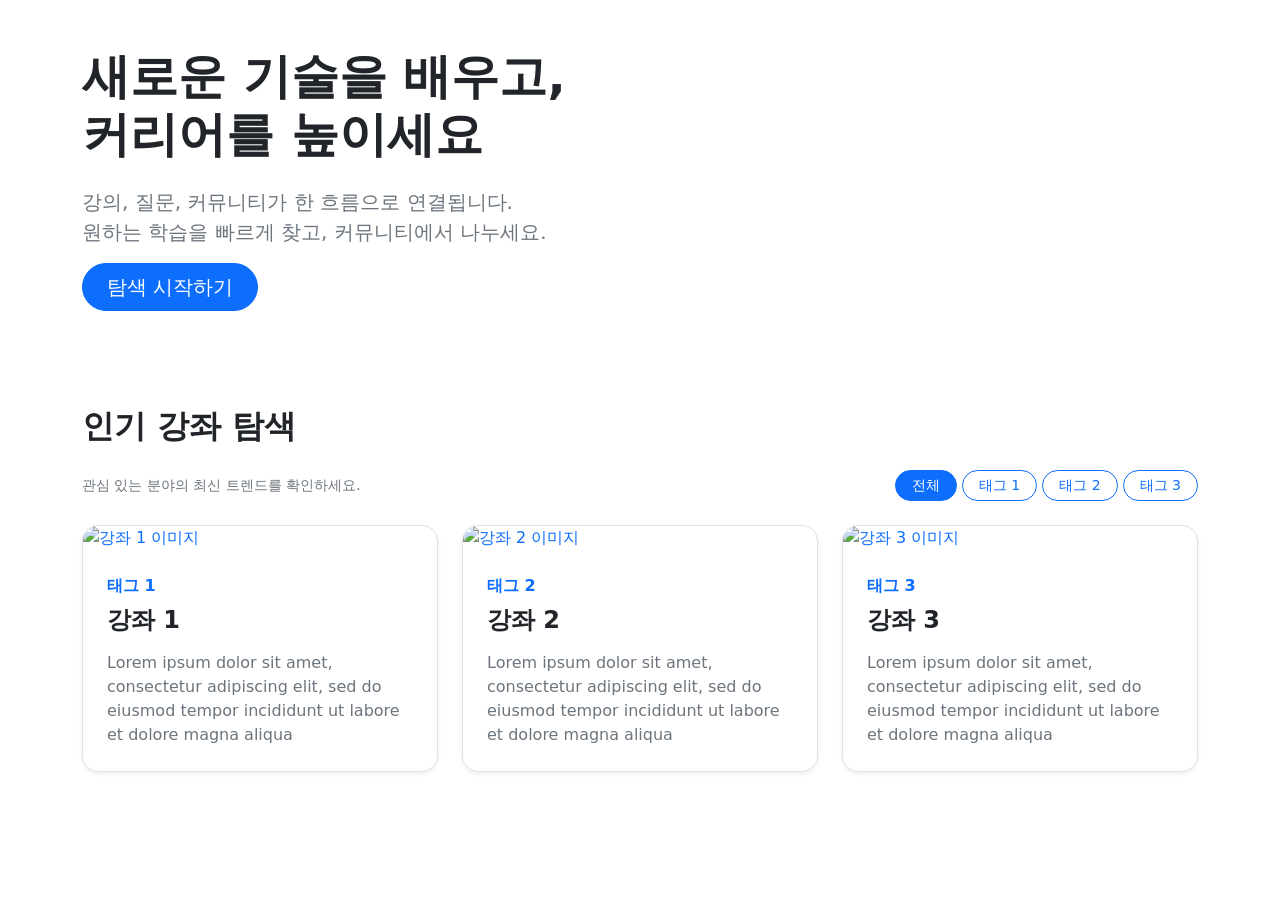
<file: src/main/resources/templates/index.html>
<!DOCTYPE html>
<html lang="ko">
<head>
  <meta charset="UTF-8">
  <meta name="viewport" content="width=device-width, initial-scale=1">
  <title>ConnectLearn</title>

  <!-- 1. Bootstrap CDN (반드시 먼저 로드) -->
  <link crossorigin="anonymous"
        href="https://cdn.jsdelivr.net/npm/bootstrap@5.3.8/dist/css/bootstrap.min.css"
        integrity="sha384-sRIl4kxILFvY47J16cr9ZwB07vP4J8+LH7qKQnuqkuIAvNWLzeN8tE5YBujZqJLB"
        rel="stylesheet">

  <!-- 2. 공용 컬러 테마 (Bootstrap 이후 로드해야 오버라이드 적용) -->
  <link th:href="@{/css/global/theme.css}" rel="stylesheet">

  <!-- 3. 공용 스타일 -->
  <link th:href="@{/css/global/header.css}" rel="stylesheet">

  <!-- 4. 페이지 전용 스타일 -->
  <link th:href="@{/css/home/home.css}" rel="stylesheet">
</head>
<body>

<div th:replace="~{fragments/header::header}"></div>

<main>
  <!-- 히어로 섹션 -->
  <section class="py-5 hero-surface">
    <div class="container d-flex flex-column">
      <h1 class="display-5 fw-bold text-dark mb-4">새로운 기술을 배우고,<br>커리어를 높이세요</h1>
      <p class="lead text-secondary">
        강의, 질문, 커뮤니티가 한 흐름으로 연결됩니다.<br>원하는 학습을 빠르게 찾고, 커뮤니티에서 나누세요.
      </p>
      <div class="mt-auto">
        <a class="btn btn-primary btn-lg px-4 rounded-pill" th:href="@{/courses}">탐색 시작하기</a>
      </div>
    </div>
  </section>

  <!-- 하단 콘텐츠 섹션 -->
  <section class="py-5 bg-white" id="courses">
    <div class="container">

      <!-- 인기 강좌 탐색 -->
      <h2 class="fw-bold mb-4">인기 강좌 탐색</h2>
      <div class="d-flex justify-content-between mb-4 align-items-center">
        <span class="text-secondary small">관심 있는 분야의 최신 트렌드를 확인하세요.</span>
        <span>
          <a class="btn btn-sm btn-primary rounded-pill px-3" href="#">전체</a>
          <a class="btn btn-sm btn-outline-primary rounded-pill px-3" href="#">태그 1</a>
          <a class="btn btn-sm btn-outline-primary rounded-pill px-3" href="#">태그 2</a>
          <a class="btn btn-sm btn-outline-primary rounded-pill px-3" href="#">태그 3</a>
        </span>
      </div>

      <!-- 강좌 카드 -->
      <div class="row g-4 align-items-stretch">
        <div class="col-12 col-lg-4">
          <a class="d-block h-100 text-decoration-none rounded-4 border shadow-sm overflow-hidden course-card" href="#">
            <img class="course-card-image" th:src="@{/images/nougatbar.png}" alt="강좌 1 이미지">
            <div class="p-4 course-card-body">
              <p class="text-primary fw-semibold mb-2">태그 1</p>
              <h3 class="h4 fw-bold text-dark mb-3">강좌 1</h3>
              <p class="text-secondary mb-0">Lorem ipsum dolor sit amet, consectetur adipiscing elit, sed do eiusmod tempor incididunt ut labore et dolore magna aliqua</p>
            </div>
          </a>
        </div>
        <div class="col-12 col-lg-4">
          <a class="d-block h-100 text-decoration-none rounded-4 border shadow-sm overflow-hidden course-card" href="#">
            <img class="course-card-image" th:src="@{/images/nougatbar.png}" alt="강좌 2 이미지">
            <div class="p-4 course-card-body">
              <p class="text-primary fw-semibold mb-2">태그 2</p>
              <h3 class="h4 fw-bold text-dark mb-3">강좌 2</h3>
              <p class="text-secondary mb-0">Lorem ipsum dolor sit amet, consectetur adipiscing elit, sed do eiusmod tempor incididunt ut labore et dolore magna aliqua</p>
            </div>
          </a>
        </div>
        <div class="col-12 col-lg-4">
          <a class="d-block h-100 text-decoration-none rounded-4 border shadow-sm overflow-hidden course-card" href="#">
            <img class="course-card-image" th:src="@{/images/nougatbar.png}" alt="강좌 3 이미지">
            <div class="p-4 course-card-body">
              <p class="text-primary fw-semibold mb-2">태그 3</p>
              <h3 class="h4 fw-bold text-dark mb-3">강좌 3</h3>
              <p class="text-secondary mb-0">Lorem ipsum dolor sit amet, consectetur adipiscing elit, sed do eiusmod tempor incididunt ut labore et dolore magna aliqua</p>
            </div>
          </a>
        </div>
      </div>
    </div>
  </section>
</main>

<div th:replace="~{fragments/footer::footer}"></div>

<script crossorigin="anonymous"
        integrity="sha384-FKyoEForCGlyvwx9Hj09JcYn3nv7wiPVlz7YYwJrWVcXK/BmnVDxM+D2scQbITxI"
        src="https://cdn.jsdelivr.net/npm/bootstrap@5.3.8/dist/js/bootstrap.bundle.min.js"></script>
</body>
</html>
</file>
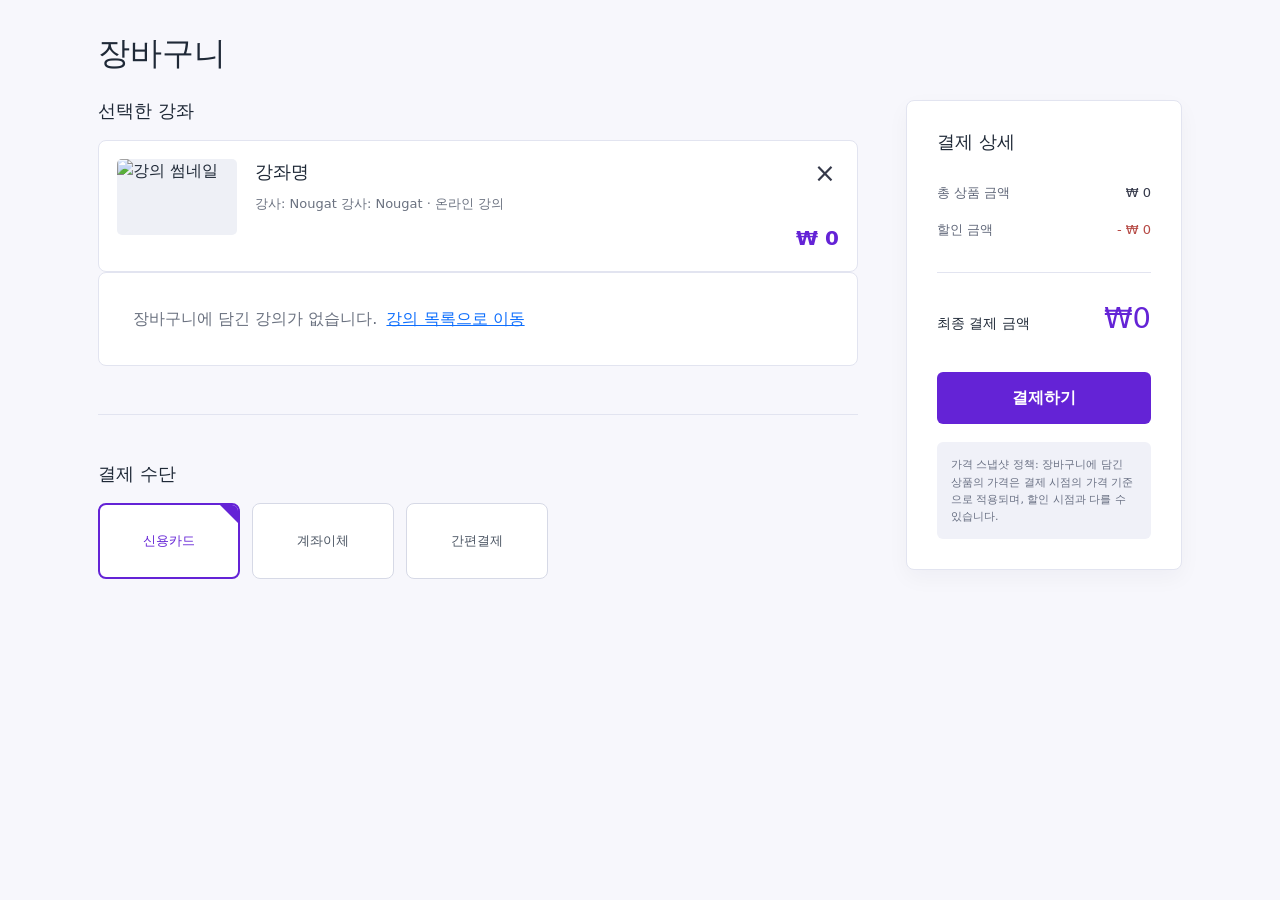
<file: src/main/resources/templates/cart/index.html>
<!DOCTYPE html>
<html lang="ko" xmlns:th="http://www.thymeleaf.org">
<head>
  <meta charset="UTF-8">
  <meta content="width=device-width, initial-scale=1" name="viewport">
  <title>LXP Cart</title>

  <link crossorigin="anonymous"
        href="https://cdn.jsdelivr.net/npm/bootstrap@5.3.8/dist/css/bootstrap.min.css"
        integrity="sha384-sRIl4kxILFvY47J16cr9ZwB07vP4J8+LH7qKQnuqkuIAvNWLzeN8tE5YBujZqJLB"
        rel="stylesheet">
  <link rel="stylesheet" th:href="@{/css/global/theme.css}">
  <link rel="stylesheet" th:href="@{/css/global/header.css}">

  <style>
    :root {
      --cart-bg: #f7f7fc;
      --cart-panel: #ffffff;
      --cart-border: #e2e4f0;
      --cart-text: #1f2937;
      --cart-muted: #6b7280;
      --cart-primary: #6423d6;
      --cart-primary-dark: #4f16bb;
      --cart-danger: #b64a45;
    }

    body {
      min-height: 100vh;
      display: flex;
      flex-direction: column;
      background: var(--cart-bg);
      color: var(--cart-text);
    }

    main {
      flex: 1;
    }

    .cart-shell {
      max-width: 1120px;
      margin: 0 auto;
      padding: 34px 18px 56px;
    }

    .cart-title {
      margin-bottom: 28px;
      font-size: 32px;
      font-weight: 500;
      letter-spacing: 0;
    }

    .cart-layout {
      display: grid;
      grid-template-columns: minmax(0, 1fr) 276px;
      gap: 48px;
      align-items: start;
    }

    .section-title {
      margin-bottom: 18px;
      font-size: 18px;
      font-weight: 500;
    }

    .selected-list {
      display: grid;
      gap: 12px;
    }

    .course-row {
      display: grid;
      grid-template-columns: 120px minmax(0, 1fr) auto;
      gap: 18px;
      min-height: 132px;
      align-items: start;
      border: 1px solid var(--cart-border);
      border-radius: 8px;
      padding: 18px;
      background: var(--cart-panel);
    }

    .course-thumb {
      width: 120px;
      height: 76px;
      border-radius: 5px;
      object-fit: cover;
      background: #eef0f6;
    }

    .course-body {
      min-width: 0;
    }

    .course-title {
      margin: 1px 0 10px;
      overflow: hidden;
      font-size: 18px;
      font-weight: 500;
      line-height: 1.35;
      text-overflow: ellipsis;
      white-space: nowrap;
    }

    .course-meta {
      margin: 0;
      color: var(--cart-muted);
      font-size: 13px;
    }

    .course-side {
      display: flex;
      min-width: 124px;
      flex-direction: column;
      align-items: end;
      justify-content: space-between;
      align-self: stretch;
    }

    .remove-button {
      display: inline-flex;
      width: 28px;
      height: 28px;
      align-items: center;
      justify-content: center;
      border: 0;
      background: transparent;
      color: #35394a;
      font-size: 26px;
      line-height: 1;
    }

    .course-price {
      color: var(--cart-primary);
      font-size: 20px;
      font-weight: 700;
    }

    .empty-state {
      border: 1px solid var(--cart-border);
      border-radius: 8px;
      padding: 34px;
      background: var(--cart-panel);
      color: var(--cart-muted);
    }

    .divider {
      margin: 48px 0;
      border-color: var(--cart-border);
      opacity: 1;
    }

    .payment-options {
      display: grid;
      grid-template-columns: repeat(3, minmax(0, 142px));
      gap: 12px;
    }

    .pay-option {
      position: relative;
      min-height: 76px;
      border: 1px solid #d6d9e6;
      border-radius: 8px;
      background: #fff;
      color: #4b5563;
      font-size: 13px;
      font-weight: 500;
    }

    .pay-option.active {
      border: 2px solid var(--cart-primary);
      color: var(--cart-primary);
    }

    .pay-option.active::after {
      content: "";
      position: absolute;
      top: 0;
      right: 0;
      border-top: 18px solid var(--cart-primary);
      border-left: 18px solid transparent;
      border-top-right-radius: 6px;
    }

    .summary-card {
      position: sticky;
      top: 92px;
      border: 1px solid var(--cart-border);
      border-radius: 8px;
      padding: 30px;
      background: var(--cart-panel);
      box-shadow: 0 8px 22px rgba(15, 23, 42, 0.04);
    }

    .summary-title {
      margin-bottom: 30px;
      font-size: 18px;
      font-weight: 500;
    }

    .summary-line {
      display: flex;
      justify-content: space-between;
      gap: 16px;
      margin-bottom: 18px;
      color: #5f6678;
      font-size: 13px;
    }

    .summary-line strong {
      color: #35394a;
      font-weight: 500;
    }

    .summary-line.discount strong {
      color: var(--cart-danger);
    }

    .summary-divider {
      margin: 32px 0 24px;
      border-color: var(--cart-border);
      opacity: 1;
    }

    .final-line {
      display: flex;
      align-items: baseline;
      justify-content: space-between;
      gap: 16px;
      margin-bottom: 32px;
      font-size: 14px;
    }

    .final-price {
      color: var(--cart-primary);
      font-size: 29px;
      font-weight: 400;
      white-space: nowrap;
    }

    .checkout-button {
      width: 100%;
      min-height: 52px;
      border: 0;
      border-radius: 6px;
      background: var(--cart-primary);
      color: #fff;
      font-weight: 600;
    }

    .checkout-button:hover {
      background: var(--cart-primary-dark);
    }

    .policy-box {
      margin-top: 18px;
      border-radius: 6px;
      padding: 14px;
      background: #f0f1f8;
      color: #697083;
      font-size: 11px;
      line-height: 1.55;
    }

    @media (max-width: 900px) {
      .cart-layout {
        grid-template-columns: 1fr;
        gap: 28px;
      }

      .summary-card {
        position: static;
      }
    }

    @media (max-width: 640px) {
      .cart-shell {
        padding-inline: 14px;
      }

      .course-row {
        grid-template-columns: 92px minmax(0, 1fr);
      }

      .course-thumb {
        width: 92px;
        height: 64px;
      }

      .course-side {
        grid-column: 1 / -1;
        min-width: 0;
        flex-direction: row;
        align-items: center;
      }

      .payment-options {
        grid-template-columns: 1fr;
      }
    }
  </style>
</head>
<body>
<div th:replace="~{fragments/header::header}"></div>

<main>
  <div class="cart-shell">
    <h1 class="cart-title">장바구니</h1>

    <div class="cart-layout">
      <section>
        <h2 class="section-title">선택한 강좌</h2>

        <div class="selected-list" th:if="${!#lists.isEmpty(carts)}">
          <article class="course-row" th:each="cart : ${carts}">
            <img alt="강의 썸네일"
                 class="course-thumb"
                 th:alt="${cart.title}"
                 th:attr="onerror=|this.onerror=null;this.src='@{/images/nougatbar.png}';|"
                 th:src="${cart.thumbnailUrl != null ? cart.thumbnailUrl : '/images/nougatbar.png'}">

            <div class="course-body">
              <h3 class="course-title" th:text="${cart.title}">강좌명</h3>
              <p class="course-meta">
                <span th:if="${cart.member != null}" th:text="|강사: ${cart.member.nickname}|">강사: Nougat</span>
                <span th:if="${cart.member == null}">강사: Nougat</span>
                <span> · 온라인 강의</span>
              </p>
            </div>

            <div class="course-side">
              <form method="post" th:action="@{/cart-ui/delete}">
                <input th:if="${_csrf != null}" th:name="${_csrf.parameterName}"
                       th:value="${_csrf.token}"
                       type="hidden">
                <input name="courseId" th:value="${cart.courseId}" type="hidden">
                <button aria-label="삭제" class="remove-button" type="submit">&times;</button>
              </form>
              <strong class="course-price"
                      th:text="'₩ ' + ${#numbers.formatInteger(cart.price, 0, 'COMMA')}">₩
                0</strong>
            </div>
          </article>
        </div>

        <div class="empty-state" th:if="${#lists.isEmpty(carts)}">
          장바구니에 담긴 강의가 없습니다.
          <a class="ms-1" th:href="@{/courses}">강의 목록으로 이동</a>
        </div>

        <hr class="divider">

        <section>
          <h2 class="section-title">결제 수단</h2>
          <div class="payment-options">
            <button class="pay-option active" type="button">신용카드</button>
            <button class="pay-option" type="button">계좌이체</button>
            <button class="pay-option" type="button">간편결제</button>
          </div>
        </section>
      </section>

      <aside class="summary-card">
        <h2 class="summary-title">결제 상세</h2>

        <div class="summary-line">
          <span>총 상품 금액</span>
          <strong th:text="'₩ ' + ${#numbers.formatInteger(totalPrice, 0, 'COMMA')}">₩ 0</strong>
        </div>
        <div class="summary-line discount">
          <span>할인 금액</span>
          <strong>- ₩ 0</strong>
        </div>

        <hr class="summary-divider">

        <div class="final-line">
          <span>최종 결제 금액</span>
          <strong class="final-price"
                  th:text="'₩' + ${#numbers.formatInteger(totalPrice, 0, 'COMMA')}">₩0</strong>
        </div>

        <form method="post" th:action="@{/order-ui}">
          <input th:if="${_csrf != null}" th:name="${_csrf.parameterName}" th:value="${_csrf.token}"
                 type="hidden">
          <button class="checkout-button" th:disabled="${#lists.isEmpty(carts)}" type="submit">
            결제하기
          </button>
        </form>

        <div class="policy-box">
          가격 스냅샷 정책: 장바구니에 담긴 상품의 가격은 결제 시점의 가격 기준으로 적용되며,
          할인 시점과 다를 수 있습니다.
        </div>
      </aside>
    </div>
  </div>
</main>

<div th:replace="~{fragments/footer::footer}"></div>

<script crossorigin="anonymous"
        integrity="sha384-FKyoEForCGlyvwx9Hj09JcYn3nv7wiPVlz7YYwJrWVcXK/BmnVDxM+D2scQbITxI"
        src="https://cdn.jsdelivr.net/npm/bootstrap@5.3.8/dist/js/bootstrap.bundle.min.js"></script>
</body>
</html>
</file>
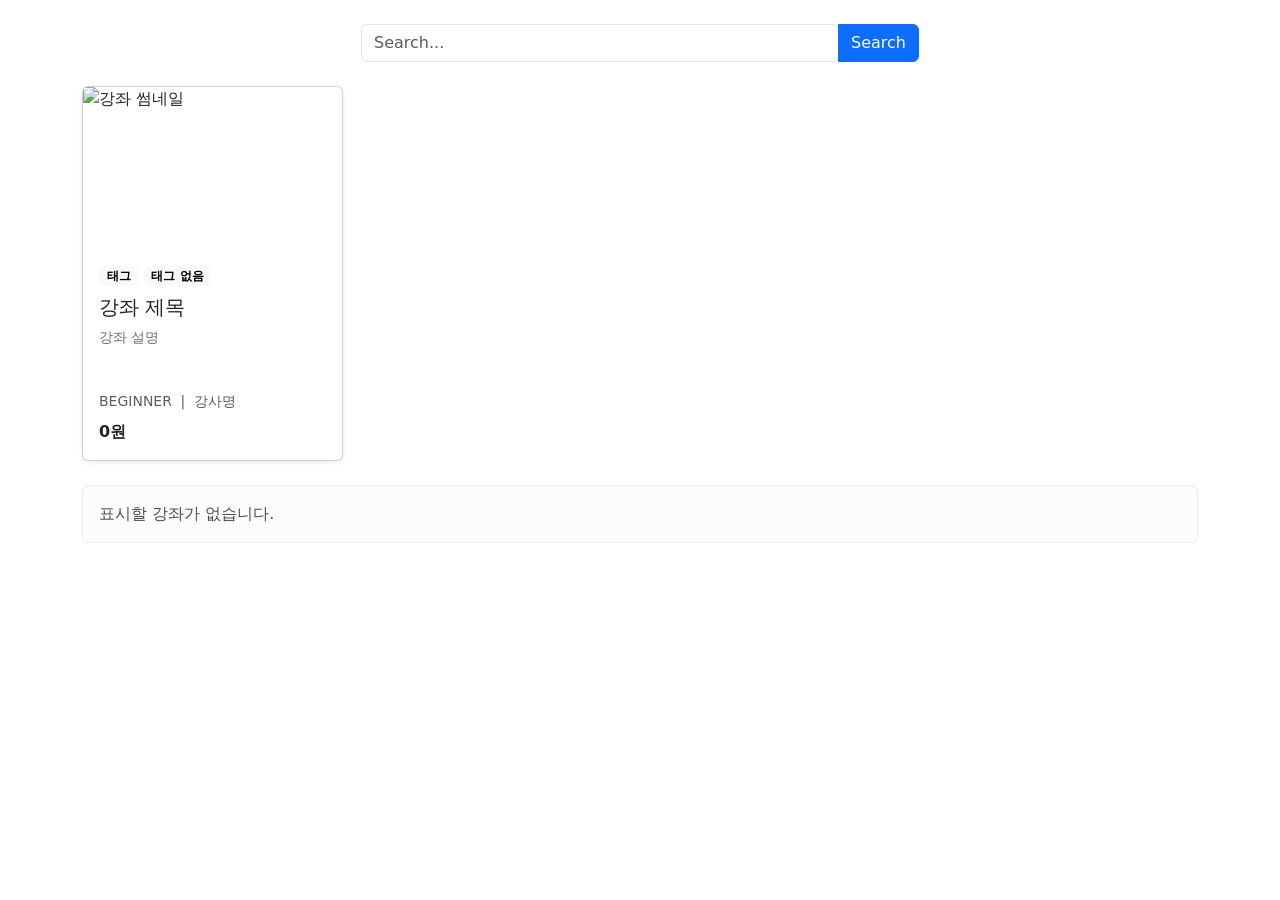
<file: src/main/resources/templates/courses/index.html>
<!DOCTYPE html>
<html lang="ko">
<head>
  <meta charset="UTF-8">
  <title>ConnectLearn</title>

  <!-- 1. Bootstrap CDN (반드시 먼저 로드) -->
  <link crossorigin="anonymous"
        href="https://cdn.jsdelivr.net/npm/bootstrap@5.3.8/dist/css/bootstrap.min.css"
        integrity="sha384-sRIl4kxILFvY47J16cr9ZwB07vP4J8+LH7qKQnuqkuIAvNWLzeN8tE5YBujZqJLB"
        rel="stylesheet">

  <!-- 2. 공용 컬러 테마 (Bootstrap 이후 로드해야 오버라이드 적용) -->
  <link rel="stylesheet" th:href="@{/css/global/theme.css}">

  <!-- 3. 공용 스타일 -->
  <link rel="stylesheet" th:href="@{/css/global/header.css}">
</head>
<body>

<div th:replace="~{fragments/header::header}"></div>

<main class="container">
  <!-- 검색 창 -->
  <div class="col-md-6 mx-auto">
    <form class="my-4" method="get" th:action="@{/courses}">
      <div class="input-group">
        <label class="flex-fill">
          <input class="form-control" name="q" placeholder="Search..." required type="text">
        </label>
        <button class="btn btn-primary" type="submit">Search</button>
      </div>
    </form>
  </div>

  <!-- 강좌 리스트 시작 4 column -->
  <div class="row g-4 mb-4" th:if="${!#lists.isEmpty(courses)}">
    <div class="col-12 col-sm-6 col-lg-4 col-xl-3" th:each="course : ${courses}">
      <a class="card h-100 text-decoration-none text-body shadow-sm"
         th:href="@{/courses/{courseId}(courseId=${course.courseId()})}"
         th:with="thumbnailUrl=${thumbnailUrlMap[course.courseId()]}">
        <img alt="강좌 썸네일"
             class="card-img-top"
             style="height: 160px; object-fit: cover;"
             th:attr="onerror=|this.onerror=null;this.src='@{/images/nougatbar.png}';|"
             th:src="${thumbnailUrl}">

        <div class="card-body d-flex flex-column">
          <p class="mb-2">
            <span class="badge text-bg-light"
                  th:if="${course.courseTags() != null and !course.courseTags().isEmpty()}"
                  th:text="${course.courseTags().get(0)}">태그</span>
            <span class="badge text-bg-light"
                  th:if="${course.courseTags() == null or course.courseTags().isEmpty()}">태그 없음</span>
          </p>

          <h5 class="card-title text-truncate" th:text="${course.courseTitle()}">강좌 제목</h5>
          <p class="card-text text-secondary small mb-3"
             style="min-height: 48px;"
             th:text="${course.courseDescription()}">강좌 설명</p>

          <div class="small text-muted mb-2">
            <span th:text="${course.courseLevel()}">BEGINNER</span>
            <span class="mx-1">|</span>
            <span th:text="${course.instructorName()}">강사명</span>
          </div>

          <div class="fw-semibold mt-auto"
               th:text="${#numbers.formatInteger(course.coursePrice(), 0, 'COMMA')} + '원'">0원
          </div>
        </div>
      </a>
    </div>
  </div>
  <div class="alert alert-light mb-4" role="status" th:if="${#lists.isEmpty(courses)}">
    표시할 강좌가 없습니다.
  </div>
  <!-- 강좌 리스트 끝 -->
</main>

<div th:replace="~{fragments/footer::footer}"></div>

<script crossorigin="anonymous"
        integrity="sha384-FKyoEForCGlyvwx9Hj09JcYn3nv7wiPVlz7YYwJrWVcXK/BmnVDxM+D2scQbITxI"
        src="https://cdn.jsdelivr.net/npm/bootstrap@5.3.8/dist/js/bootstrap.bundle.min.js"></script>
</body>
</html>
</file>
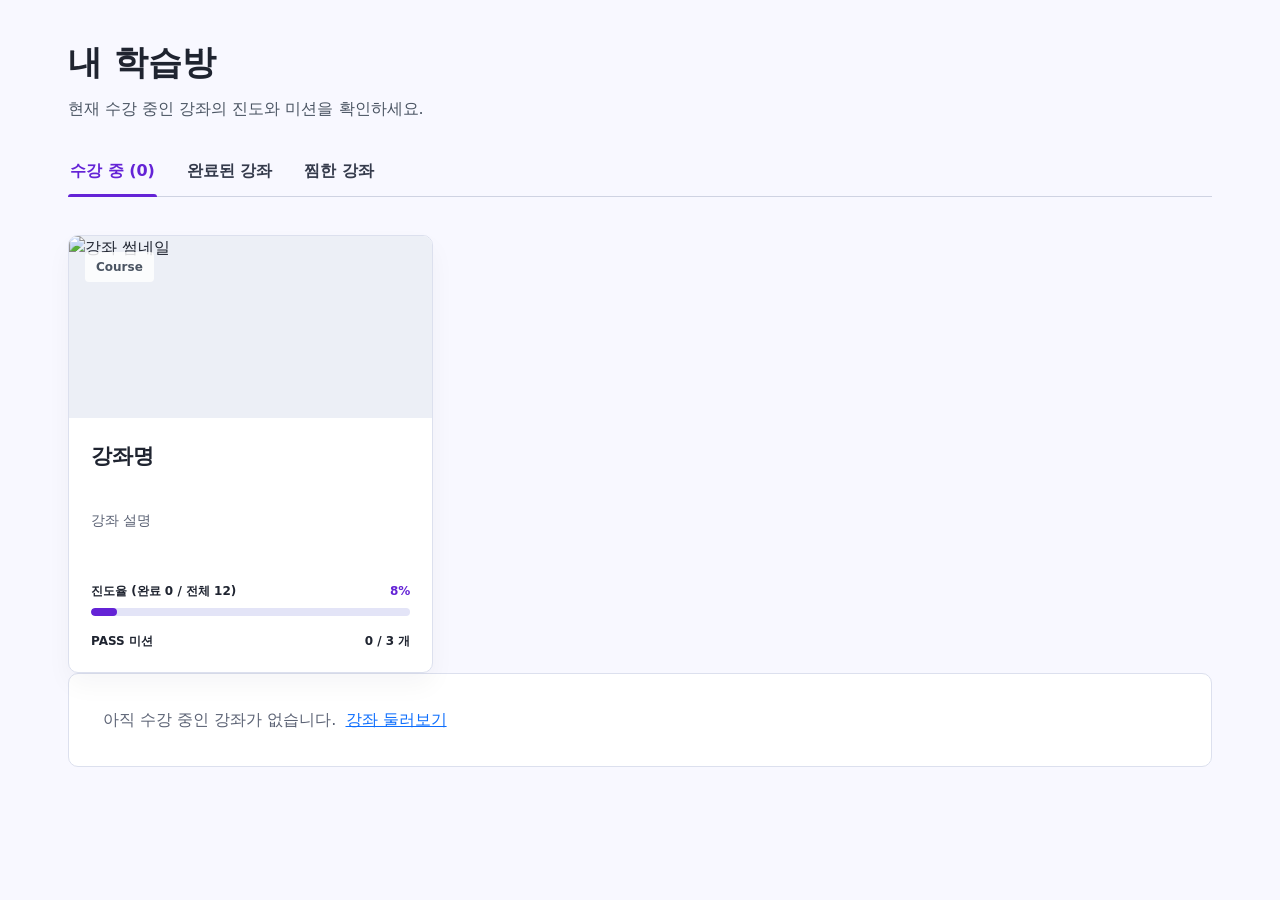
<file: src/main/resources/templates/enrollment/index.html>
<!DOCTYPE html>
<html lang="ko" xmlns:th="http://www.thymeleaf.org">
<head>
  <meta charset="UTF-8">
  <meta content="width=device-width, initial-scale=1" name="viewport">
  <title>ConnectLearn - 내 학습방</title>

  <link crossorigin="anonymous"
        href="https://cdn.jsdelivr.net/npm/bootstrap@5.3.8/dist/css/bootstrap.min.css"
        integrity="sha384-sRIl4kxILFvY47J16cr9ZwB07vP4J8+LH7qKQnuqkuIAvNWLzeN8tE5YBujZqJLB"
        rel="stylesheet">
  <link rel="stylesheet" th:href="@{/css/global/theme.css}">
  <link rel="stylesheet" th:href="@{/css/global/header.css}">

  <style>
    body {
      min-height: 100vh;
      display: flex;
      flex-direction: column;
      background: #f8f8ff;
      color: #1f2430;
    }

    main {
      flex: 1;
    }

    .learning-shell {
      max-width: 1180px;
      margin: 0 auto;
      padding: 42px 18px 72px;
    }

    .page-title {
      margin-bottom: 14px;
      font-size: 34px;
      font-weight: 800;
      letter-spacing: 0;
    }

    .page-subtitle {
      margin-bottom: 38px;
      color: #4b5563;
      font-size: 16px;
    }

    .learning-tabs {
      display: flex;
      gap: 28px;
      border-bottom: 1px solid #cfd3e2;
      margin-bottom: 38px;
    }

    .learning-tab {
      position: relative;
      border: 0;
      padding: 0 2px 13px;
      background: transparent;
      color: #353b4c;
      font-weight: 700;
    }

    .learning-tab.active {
      color: #6423d6;
    }

    .learning-tab.active::after {
      content: "";
      position: absolute;
      left: 0;
      right: 0;
      bottom: -1px;
      height: 3px;
      background: #6423d6;
      border-radius: 3px 3px 0 0;
    }

    .learning-grid {
      display: grid;
      grid-template-columns: repeat(3, minmax(0, 1fr));
      gap: 24px;
    }

    .learning-card {
      overflow: hidden;
      border: 1px solid #dce0ee;
      border-radius: 10px;
      background: #fff;
      box-shadow: 0 12px 26px rgba(31, 36, 48, 0.04);
    }

    .thumb-wrap {
      position: relative;
      height: 182px;
      background: #eceff6;
    }

    .thumb-wrap img {
      width: 100%;
      height: 100%;
      object-fit: cover;
    }

    .category-pill {
      position: absolute;
      top: 16px;
      left: 16px;
      border-radius: 4px;
      padding: 6px 11px;
      background: rgba(255, 255, 255, 0.82);
      color: #4b5563;
      font-size: 12px;
      font-weight: 700;
    }

    .learning-body {
      padding: 24px 22px 22px;
    }

    .learning-title {
      min-height: 56px;
      margin-bottom: 12px;
      font-size: 21px;
      font-weight: 800;
      line-height: 1.35;
    }

    .learning-desc {
      min-height: 44px;
      margin-bottom: 28px;
      color: #5b6274;
      font-size: 14px;
      line-height: 1.55;
    }

    .progress-head {
      display: flex;
      justify-content: space-between;
      gap: 14px;
      margin-bottom: 8px;
      font-size: 12px;
      font-weight: 700;
    }

    .progress-head strong {
      color: #6423d6;
    }

    .learning-progress {
      height: 8px;
      border-radius: 999px;
      background: #e3e4f7;
      overflow: hidden;
    }

    .learning-progress span {
      display: block;
      width: 8%;
      height: 100%;
      border-radius: inherit;
      background: #6423d6;
    }

    .mission-line {
      display: flex;
      justify-content: space-between;
      margin-top: 16px;
      font-size: 12px;
      font-weight: 700;
    }

    .empty-state {
      border: 1px solid #dce0ee;
      border-radius: 10px;
      padding: 34px;
      background: #fff;
      color: #5b6274;
    }

    @media (max-width: 980px) {
      .learning-grid {
        grid-template-columns: repeat(2, minmax(0, 1fr));
      }
    }

    @media (max-width: 640px) {
      .learning-grid {
        grid-template-columns: 1fr;
      }
    }
  </style>
</head>
<body>
<div th:replace="~{fragments/header::header}"></div>

<main>
  <div class="learning-shell">
    <h1 class="page-title">내 학습방</h1>
    <p class="page-subtitle">현재 수강 중인 강좌의 진도와 미션을 확인하세요.</p>

    <nav class="learning-tabs" aria-label="학습 상태">
      <button class="learning-tab active" type="button" th:text="|수강 중 (${enrollmentCount})|">수강 중 (0)</button>
      <button class="learning-tab" type="button">완료된 강좌</button>
      <button class="learning-tab" type="button">찜한 강좌</button>
    </nav>

    <section class="learning-grid" th:if="${!#lists.isEmpty(enrollments)}">
      <article class="learning-card" th:each="enrollment : ${enrollments}"
               th:with="course=${courseMap[enrollment.courseId()]}">
        <div class="thumb-wrap">
          <img alt="강좌 썸네일"
               th:attr="onerror=|this.onerror=null;this.src='@{/images/nougatbar.png}';|"
               th:src="${thumbnailUrlMap[enrollment.courseId()]} ?: @{/images/nougatbar.png}">
          <span class="category-pill"
                th:text="${course != null ? course.level() : 'Course'}">Course</span>
        </div>

        <div class="learning-body">
          <h2 class="learning-title"
              th:text="${course != null ? course.title() : 'Course #' + enrollment.courseId()}">강좌명</h2>
          <p class="learning-desc"
             th:text="${course != null ? course.description() : '수강 중인 강좌입니다.'}">강좌 설명</p>

          <div class="progress-head">
            <span>진도율 <span>(완료 0 / 전체 12)</span></span>
            <strong th:text="${enrollment.status().name() == 'Completed' ? '100%' : '8%'}">8%</strong>
          </div>
          <div class="learning-progress">
            <span th:style="${enrollment.status().name() == 'Completed' ? 'width: 100%' : 'width: 8%'}"></span>
          </div>

          <div class="mission-line">
            <span>PASS 미션</span>
            <strong th:text="${enrollment.status().name() == 'Completed' ? '완료' : '0 / 3 개'}">0 / 3 개</strong>
          </div>
        </div>
      </article>
    </section>

    <section class="empty-state" th:if="${#lists.isEmpty(enrollments)}">
      아직 수강 중인 강좌가 없습니다.
      <a class="ms-1" th:href="@{/courses}">강좌 둘러보기</a>
    </section>
  </div>
</main>

<div th:replace="~{fragments/footer::footer}"></div>

<script crossorigin="anonymous"
        integrity="sha384-FKyoEForCGlyvwx9Hj09JcYn3nv7wiPVlz7YYwJrWVcXK/BmnVDxM+D2scQbITxI"
        src="https://cdn.jsdelivr.net/npm/bootstrap@5.3.8/dist/js/bootstrap.bundle.min.js"></script>
</body>
</html>
</file>
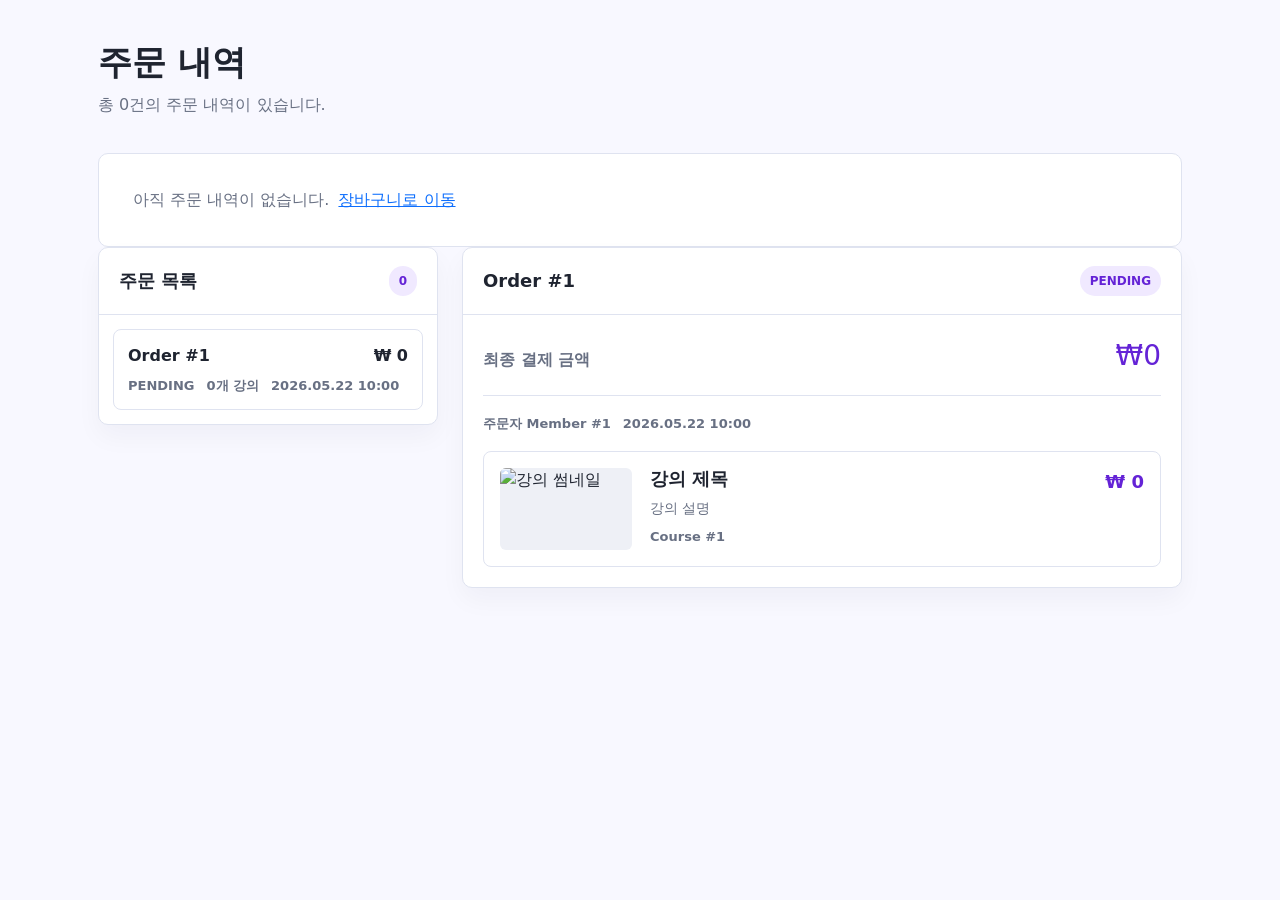
<file: src/main/resources/templates/order/index.html>
<!DOCTYPE html>
<html lang="ko" xmlns:th="http://www.thymeleaf.org">
<head>
  <meta charset="UTF-8">
  <meta content="width=device-width, initial-scale=1" name="viewport">
  <title>ConnectLearn - 주문 내역</title>

  <link crossorigin="anonymous"
        href="https://cdn.jsdelivr.net/npm/bootstrap@5.3.8/dist/css/bootstrap.min.css"
        integrity="sha384-sRIl4kxILFvY47J16cr9ZwB07vP4J8+LH7qKQnuqkuIAvNWLzeN8tE5YBujZqJLB"
        rel="stylesheet">
  <link rel="stylesheet" th:href="@{/css/global/theme.css}">
  <link rel="stylesheet" th:href="@{/css/global/header.css}">

  <style>
    :root {
      --page-bg: #f8f8ff;
      --panel: #ffffff;
      --line: #dfe3f0;
      --text: #1f2430;
      --muted: #687083;
      --primary: #6423d6;
      --primary-soft: #f0e9ff;
    }

    body {
      min-height: 100vh;
      display: flex;
      flex-direction: column;
      background: var(--page-bg);
      color: var(--text);
    }

    main {
      flex: 1;
    }

    .order-shell {
      max-width: 1120px;
      margin: 0 auto;
      padding: 42px 18px 72px;
    }

    .page-title {
      margin-bottom: 10px;
      font-size: 34px;
      font-weight: 800;
      letter-spacing: 0;
    }

    .page-subtitle {
      margin-bottom: 36px;
      color: var(--muted);
      font-size: 16px;
    }

    .order-layout {
      display: grid;
      grid-template-columns: 340px minmax(0, 1fr);
      gap: 24px;
      align-items: start;
    }

    .panel {
      border: 1px solid var(--line);
      border-radius: 10px;
      background: var(--panel);
      box-shadow: 0 12px 26px rgba(31, 36, 48, 0.04);
    }

    .panel-header {
      display: flex;
      align-items: center;
      justify-content: space-between;
      gap: 12px;
      border-bottom: 1px solid var(--line);
      padding: 18px 20px;
    }

    .panel-title {
      margin: 0;
      font-size: 18px;
      font-weight: 800;
    }

    .count-pill,
    .status-pill {
      border-radius: 999px;
      padding: 6px 10px;
      background: var(--primary-soft);
      color: var(--primary);
      font-size: 12px;
      font-weight: 800;
    }

    .order-list {
      display: grid;
      gap: 10px;
      padding: 14px;
    }

    .order-link {
      display: grid;
      gap: 8px;
      border: 1px solid var(--line);
      border-radius: 8px;
      padding: 14px;
      color: inherit;
      text-decoration: none;
      background: #fff;
    }

    .order-link.active {
      border-color: var(--primary);
      box-shadow: inset 4px 0 0 var(--primary);
    }

    .order-link-title {
      display: flex;
      justify-content: space-between;
      gap: 12px;
      font-weight: 800;
    }

    .order-meta {
      display: flex;
      flex-wrap: wrap;
      gap: 8px 12px;
      color: var(--muted);
      font-size: 13px;
      font-weight: 600;
    }

    .detail-body {
      display: grid;
      gap: 18px;
      padding: 20px;
    }

    .detail-total {
      display: flex;
      align-items: baseline;
      justify-content: space-between;
      gap: 16px;
      border-bottom: 1px solid var(--line);
      padding-bottom: 18px;
    }

    .detail-total span {
      color: var(--muted);
      font-weight: 700;
    }

    .detail-total strong {
      color: var(--primary);
      font-size: 28px;
      font-weight: 500;
    }

    .line-list {
      display: grid;
      gap: 14px;
    }

    .line-item {
      display: grid;
      grid-template-columns: 132px minmax(0, 1fr) auto;
      gap: 18px;
      align-items: start;
      border: 1px solid var(--line);
      border-radius: 8px;
      padding: 16px;
      background: #fff;
    }

    .line-thumb {
      width: 132px;
      height: 82px;
      border-radius: 6px;
      object-fit: cover;
      background: #eef0f6;
    }

    .line-title {
      margin: 0 0 8px;
      overflow: hidden;
      font-size: 18px;
      font-weight: 800;
      text-overflow: ellipsis;
      white-space: nowrap;
    }

    .line-description {
      display: -webkit-box;
      overflow: hidden;
      margin: 0;
      color: var(--muted);
      font-size: 14px;
      line-height: 1.5;
      -webkit-box-orient: vertical;
      -webkit-line-clamp: 2;
    }

    .line-price {
      color: var(--primary);
      font-size: 18px;
      font-weight: 800;
      white-space: nowrap;
    }

    .empty-state {
      border: 1px solid var(--line);
      border-radius: 10px;
      padding: 34px;
      background: #fff;
      color: var(--muted);
    }

    @media (max-width: 900px) {
      .order-layout {
        grid-template-columns: 1fr;
      }
    }

    @media (max-width: 640px) {
      .line-item {
        grid-template-columns: 92px minmax(0, 1fr);
      }

      .line-thumb {
        width: 92px;
        height: 64px;
      }

      .line-price {
        grid-column: 1 / -1;
      }
    }
  </style>
</head>
<body>
<div th:replace="~{fragments/header::header}"></div>

<main>
  <div class="order-shell">
    <h1 class="page-title">주문 내역</h1>
    <p class="page-subtitle" th:text="|총 ${orderCount}건의 주문 내역이 있습니다.|">총 0건의 주문 내역이 있습니다.</p>

    <section class="empty-state" th:if="${#lists.isEmpty(orders)}">
      아직 주문 내역이 없습니다.
      <a class="ms-1" th:href="@{/cart-ui}">장바구니로 이동</a>
    </section>

    <section class="order-layout" th:if="${!#lists.isEmpty(orders)}">
      <aside class="panel">
        <div class="panel-header">
          <h2 class="panel-title">주문 목록</h2>
          <span class="count-pill" th:text="${orderCount}">0</span>
        </div>

        <div class="order-list">
          <a class="order-link"
             th:classappend="${selectedOrder != null and selectedOrder.orderId() == order.orderId()} ? ' active'"
             th:each="order : ${orders}"
             th:href="@{/order-ui/{orderId}(orderId=${order.orderId()})}">
            <div class="order-link-title">
              <span th:text="|Order #${order.orderId()}|">Order #1</span>
              <strong th:text="'₩ ' + ${#numbers.formatInteger(order.total(), 0, 'COMMA')}">₩ 0</strong>
            </div>
            <div class="order-meta">
              <span th:text="${order.status()}">PENDING</span>
              <span th:text="|${order.orderLineCount()}개 강의|">0개 강의</span>
              <span th:text="${#temporals.format(order.createdAt(), 'yyyy.MM.dd HH:mm')}">2026.05.22 10:00</span>
            </div>
          </a>
        </div>
      </aside>

      <article class="panel" th:if="${selectedOrder != null}">
        <div class="panel-header">
          <h2 class="panel-title" th:text="|Order #${selectedOrder.orderId()}|">Order #1</h2>
          <span class="status-pill" th:text="${selectedOrder.status()}">PENDING</span>
        </div>

        <div class="detail-body">
          <div class="detail-total">
            <span>최종 결제 금액</span>
            <strong th:text="'₩' + ${#numbers.formatInteger(selectedOrder.total(), 0, 'COMMA')}">₩0</strong>
          </div>

          <div class="order-meta">
            <span th:text="|주문자 Member #${selectedOrder.memberId()}|">주문자 Member #1</span>
            <span th:text="${#temporals.format(selectedOrder.createdAt(), 'yyyy.MM.dd HH:mm')}">2026.05.22 10:00</span>
          </div>

          <div class="line-list">
            <section class="line-item" th:each="line : ${selectedOrder.orderLines()}">
              <img alt="강의 썸네일"
                   class="line-thumb"
                   th:alt="${line.title()}"
                   th:attr="onerror=|this.onerror=null;this.src='@{/images/nougatbar.png}';|"
                   th:src="${line.thumbnailUrl() != null ? line.thumbnailUrl() : '/images/nougatbar.png'}">

              <div>
                <h3 class="line-title" th:text="${line.title()}">강의 제목</h3>
                <p class="line-description" th:text="${line.description()}">강의 설명</p>
                <div class="order-meta mt-2">
                  <span th:text="|Course #${line.courseId()}|">Course #1</span>
                </div>
              </div>

              <strong class="line-price" th:text="'₩ ' + ${#numbers.formatInteger(line.price(), 0, 'COMMA')}">₩ 0</strong>
            </section>
          </div>
        </div>
      </article>
    </section>
  </div>
</main>

<div th:replace="~{fragments/footer::footer}"></div>

<script crossorigin="anonymous"
        integrity="sha384-FKyoEForCGlyvwx9Hj09JcYn3nv7wiPVlz7YYwJrWVcXK/BmnVDxM+D2scQbITxI"
        src="https://cdn.jsdelivr.net/npm/bootstrap@5.3.8/dist/js/bootstrap.bundle.min.js"></script>
</body>
</html>
</file>
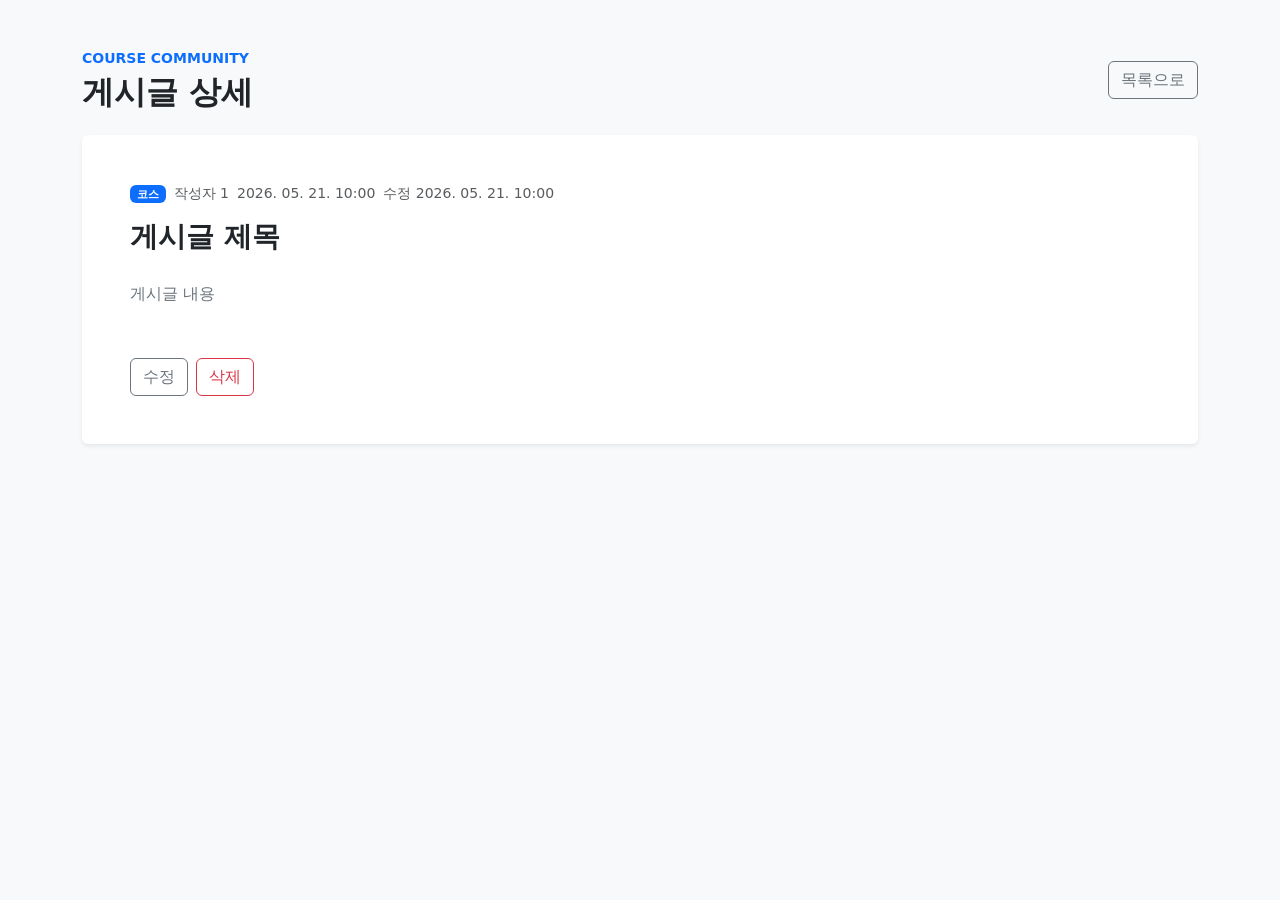
<file: src/main/resources/templates/community/community-detail.html>
<!DOCTYPE html>
<html lang="ko" xmlns:th="http://www.thymeleaf.org">
<head>
  <meta charset="UTF-8">
  <meta name="viewport" content="width=device-width, initial-scale=1.0">
  <title>ConnectLearn</title>

  <link crossorigin="anonymous"
        href="https://cdn.jsdelivr.net/npm/bootstrap@5.3.8/dist/css/bootstrap.min.css"
        integrity="sha384-sRIl4kxILFvY47J16cr9ZwB07vP4J8+LH7qKQnuqkuIAvNWLzeN8tE5YBujZqJLB"
        rel="stylesheet">
  <link rel="stylesheet" th:href="@{/css/global/theme.css}">
  <link rel="stylesheet" th:href="@{/css/global/header.css}">
  <link rel="stylesheet" th:href="@{/css/courses/detail.css}">
</head>
<body class="bg-light">

<div th:replace="~{fragments/header::header}"></div>

<th:block th:replace="~{courses/_detail_header :: header('community')}"></th:block>

<main class="container py-5">
  <div class="d-flex flex-wrap align-items-center justify-content-between gap-3 mb-4">
    <div>
      <p class="text-primary small fw-bold text-uppercase mb-1">Course Community</p>
      <h2 class="fw-bold mb-0">게시글 상세</h2>
    </div>
    <a class="btn btn-outline-secondary"
       th:href="@{/courses/{courseId}/community(courseId=${course.courseId}, type=${currentType}, q=${keyword})}">
      목록으로
    </a>
  </div>

  <article class="card border-0 shadow-sm">
    <div class="card-body p-4 p-lg-5">
      <div class="d-flex flex-wrap align-items-center gap-2 text-muted small mb-3">
        <span class="badge text-bg-primary"
              th:text="${selectedCommunity.type().name() == 'COURSE' ? '코스' : (selectedCommunity.type().name() == 'LECTURE' ? '강의' : '미션')}">코스</span>
        <span th:text="|작성자 ${selectedCommunity.memberId()}|">작성자 1</span>
        <span th:text="${#temporals.format(selectedCommunity.createdAt(), 'yyyy. MM. dd. HH:mm')}">2026. 05. 21. 10:00</span>
        <span th:if="${selectedCommunity.updatedAt() != null}"
              th:text="|수정 ${#temporals.format(selectedCommunity.updatedAt(), 'yyyy. MM. dd. HH:mm')}|">수정 2026. 05. 21. 10:00</span>
      </div>

      <h3 class="fw-bold mb-4" th:text="${selectedCommunity.title()}">게시글 제목</h3>
      <p class="lh-lg text-secondary mb-0" style="white-space: pre-wrap;" th:text="${selectedCommunity.content()}">게시글 내용</p>

      <div class="d-flex flex-wrap gap-2 mt-5">
        <a class="btn btn-outline-secondary"
           th:href="@{/courses/{courseId}/community(courseId=${course.courseId}, communityId=${selectedCommunity.communityId()}, communityMode='edit', type=${currentType}, q=${keyword})}">
          수정
        </a>
        <form th:action="@{/community-ui/{id}/delete(id=${selectedCommunity.communityId()})}" method="post">
          <input type="hidden" th:if="${_csrf != null}" th:name="${_csrf.parameterName}" th:value="${_csrf.token}">
          <button class="btn btn-outline-danger" type="submit">삭제</button>
        </form>
      </div>
    </div>
  </article>
</main>

<div th:replace="~{fragments/footer::footer}"></div>

<script crossorigin="anonymous"
        integrity="sha384-FKyoEForCGlyvwx9Hj09JcYn3nv7wiPVlz7YYwJrWVcXK/BmnVDxM+D2scQbITxI"
        src="https://cdn.jsdelivr.net/npm/bootstrap@5.3.8/dist/js/bootstrap.bundle.min.js"></script>
</body>
</html>
</file>
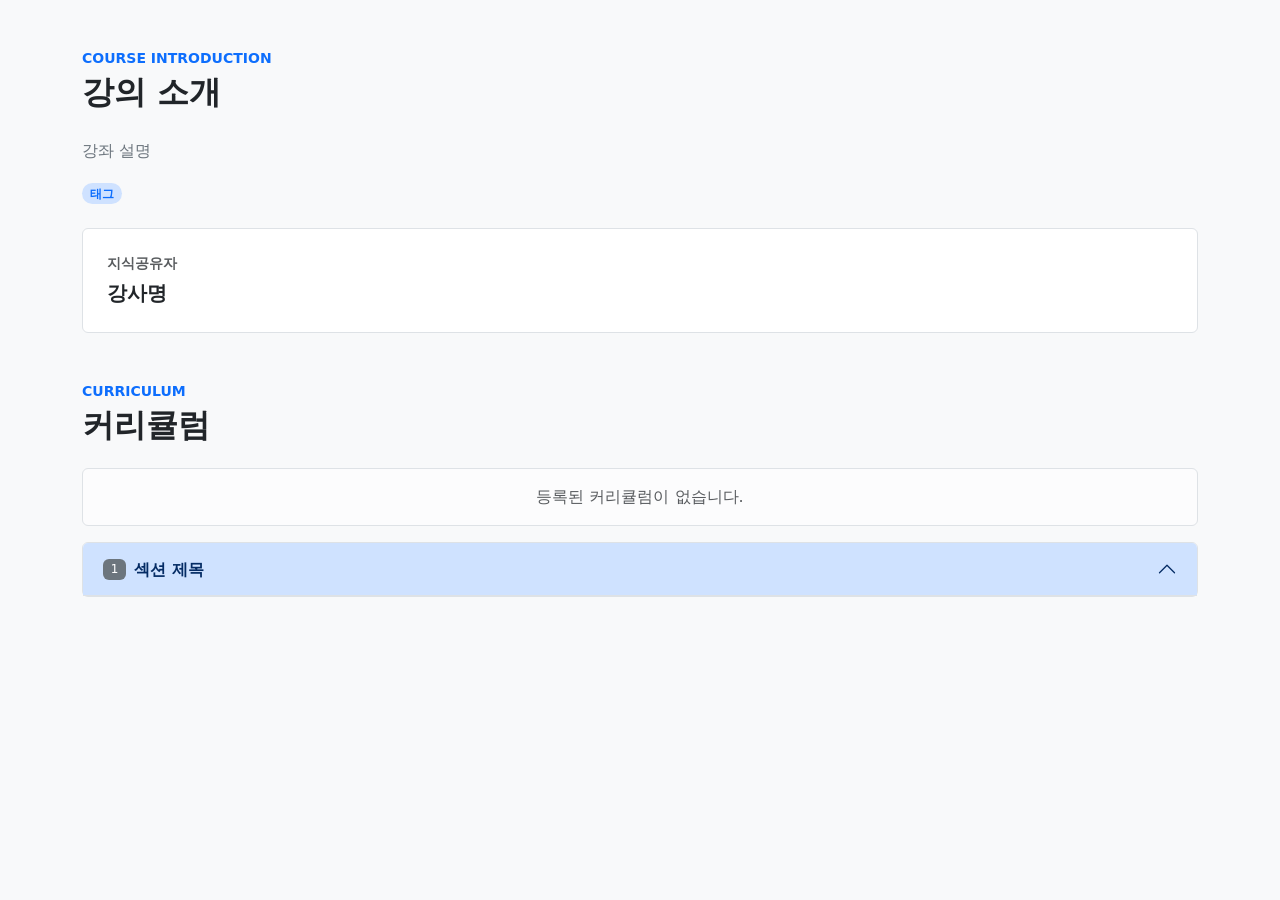
<file: src/main/resources/templates/courses/detail.html>
<!DOCTYPE html>
<html lang="ko" xmlns:th="http://www.thymeleaf.org">
<head>
  <meta charset="UTF-8">
  <meta name="viewport" content="width=device-width, initial-scale=1.0">
  <title>ConnectLearn</title>

  <!-- 1. Bootstrap CDN (반드시 먼저 로드) -->
  <link crossorigin="anonymous"
        href="https://cdn.jsdelivr.net/npm/bootstrap@5.3.8/dist/css/bootstrap.min.css"
        integrity="sha384-sRIl4kxILFvY47J16cr9ZwB07vP4J8+LH7qKQnuqkuIAvNWLzeN8tE5YBujZqJLB"
        rel="stylesheet">

  <!-- 2. 공용 컬러 테마 (Bootstrap 이후 로드해야 오버라이드 적용) -->
  <link rel="stylesheet" th:href="@{/css/global/theme.css}">

  <!-- 3. 공용 스타일 -->
  <link rel="stylesheet" th:href="@{/css/global/header.css}">

  <!-- 4. 강좌 상세 전용 스타일 -->
  <link rel="stylesheet" th:href="@{/css/courses/detail.css}">
</head>
<body class="bg-light">

<div th:replace="~{fragments/header::header}"></div>

<th:block th:replace="~{courses/_detail_header :: header('curriculum')}"></th:block>

<!-- ── 본문 ──────────────────────────────────────────────── -->
<main class="container py-5">

  <!-- 강의 소개 -->
  <section class="mb-5">
    <p class="text-primary small fw-bold text-uppercase mb-1">Course Introduction</p>
    <h2 class="fw-bold mb-4">강의 소개</h2>

    <p class="text-secondary lh-lg" th:text="${course.courseDescription}">강좌 설명</p>

    <!-- 태그 목록 -->
    <div class="d-flex flex-wrap gap-2 mt-3"
         th:if="${course.courseTags != null and !course.courseTags.isEmpty()}">
      <span class="badge rounded-pill bg-primary-subtle text-primary fw-semibold"
            th:each="tag : ${course.courseTags}"
            th:text="${tag}">태그</span>
    </div>

    <!-- 강사 정보 -->
    <div class="mt-4 p-4 bg-white rounded border">
      <p class="small text-muted fw-bold mb-1 text-uppercase">지식공유자</p>
      <p class="fw-semibold mb-0 fs-5" th:text="${course.instructorName}">강사명</p>
    </div>
  </section>

  <!-- 커리큘럼 -->
  <section>
    <p class="text-primary small fw-bold text-uppercase mb-1">Curriculum</p>
    <h2 class="fw-bold mb-4">커리큘럼</h2>

    <!-- 섹션 없음 -->
    <div class="alert alert-light text-center text-muted border"
         th:if="${course.courseSections == null or course.courseSections.isEmpty()}">
      등록된 커리큘럼이 없습니다.
    </div>

    <!-- 아코디언 -->
    <div class="accordion" id="curriculumAccordion"
         th:if="${course.courseSections != null and !course.courseSections.isEmpty()}">
      <div class="accordion-item"
           th:each="section, sIter : ${course.courseSections}">

        <h3 class="accordion-header">
          <button class="accordion-button fw-semibold"
                  th:classappend="${sIter.index > 0} ? ' collapsed'"
                  type="button"
                  data-bs-toggle="collapse"
                  th:attr="data-bs-target='#section-' + ${section.sectionId},
                           aria-expanded=${sIter.index == 0 ? 'true' : 'false'},
                           aria-controls='section-' + ${section.sectionId}">
            <span class="badge text-bg-secondary me-2 fw-normal"
                  th:text="${section.sequence}">1</span>
            <span th:text="${section.title}">섹션 제목</span>
          </button>
        </h3>

        <div class="accordion-collapse collapse"
             th:classappend="${sIter.index == 0} ? ' show'"
             th:id="|section-${section.sectionId}|">
          <div class="accordion-body p-0">

            <!-- 강의 목록 -->
            <ul class="list-group list-group-flush"
                th:if="${section.lectures != null and !section.lectures.isEmpty()}">
              <li class="list-group-item d-flex align-items-center gap-3 py-3 px-4"
                  th:each="lecture : ${section.lectures}">
                <span class="text-muted">▶</span>
                <span class="fw-medium" th:text="${lecture.title}">강의 제목</span>
                <a class="btn btn-sm btn-outline-secondary"
                   th:if="${isEnrolled == true}"
                   th:href="@{|/lectures/${lecture.lectureId}|}">학습하기</a>
                <span class="badge bg-light text-secondary border ms-auto"
                      th:text="${lecture.type}">TYPE</span>
              </li>
            </ul>

            <!-- 미션 목록 -->
            <ul class="list-group list-group-flush"
                th:if="${section.missions != null and !section.missions.isEmpty()}">
              <li class="list-group-item d-flex align-items-center gap-3 py-3 px-4 mission-item"
                  th:each="mission : ${section.missions}">
                <span class="text-muted">✏</span>
                <span class="fw-medium" th:text="${mission.title}">미션 제목</span>
                <a class="btn btn-sm btn-outline-primary"
                   th:if="${isEnrolled == true}"
                   th:href="@{|/mission/${mission.missionId}|}">도전하기</a>
                <span class="badge bg-warning text-dark ms-auto">미션</span>
              </li>
            </ul>

            <!-- 강의·미션 모두 없음 -->
            <p class="text-center text-muted py-4 mb-0 small"
               th:if="${(section.lectures == null or section.lectures.isEmpty())
                    and (section.missions == null or section.missions.isEmpty())}">
              등록된 강의가 없습니다.
            </p>

          </div>
        </div>
      </div>
    </div>
  </section>

</main>

<div th:replace="~{fragments/footer::footer}"></div>

<script crossorigin="anonymous"
        integrity="sha384-FKyoEForCGlyvwx9Hj09JcYn3nv7wiPVlz7YYwJrWVcXK/BmnVDxM+D2scQbITxI"
        src="https://cdn.jsdelivr.net/npm/bootstrap@5.3.8/dist/js/bootstrap.bundle.min.js"></script>
</body>
</html>
</file>
